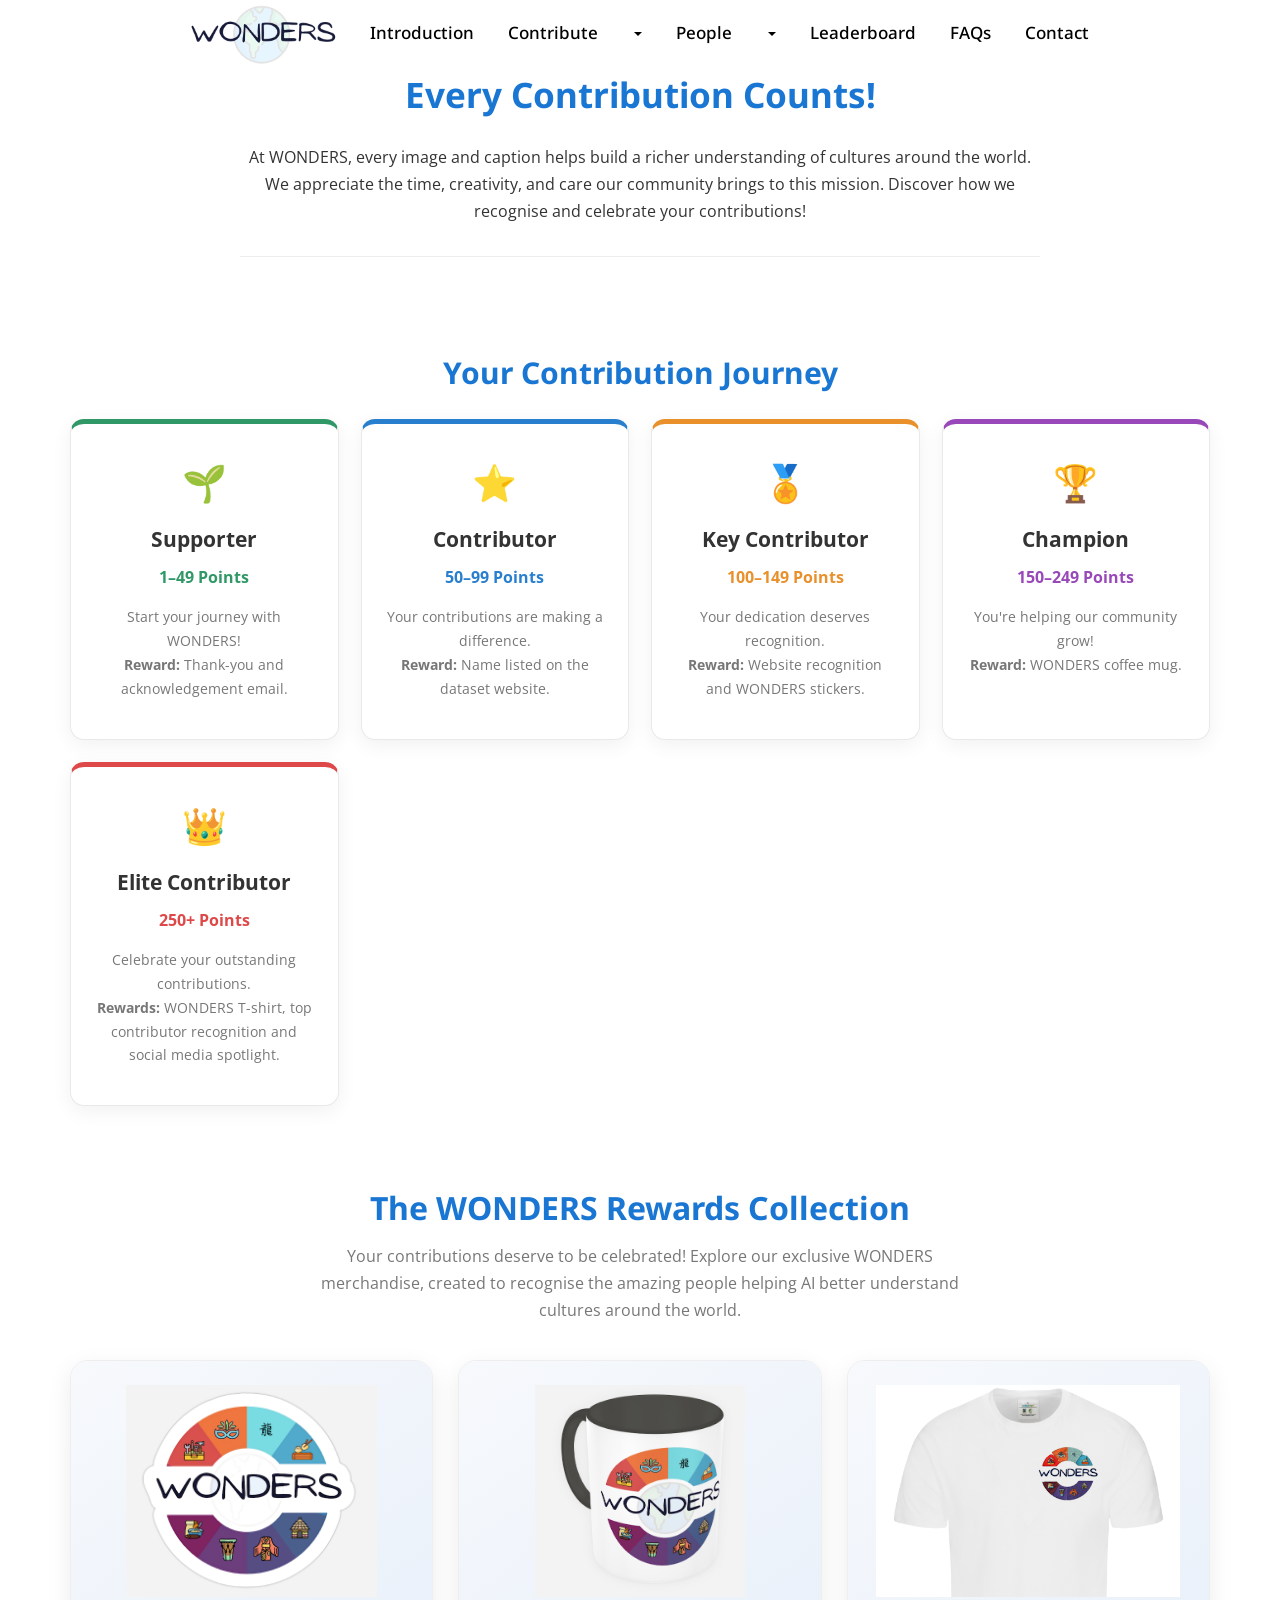
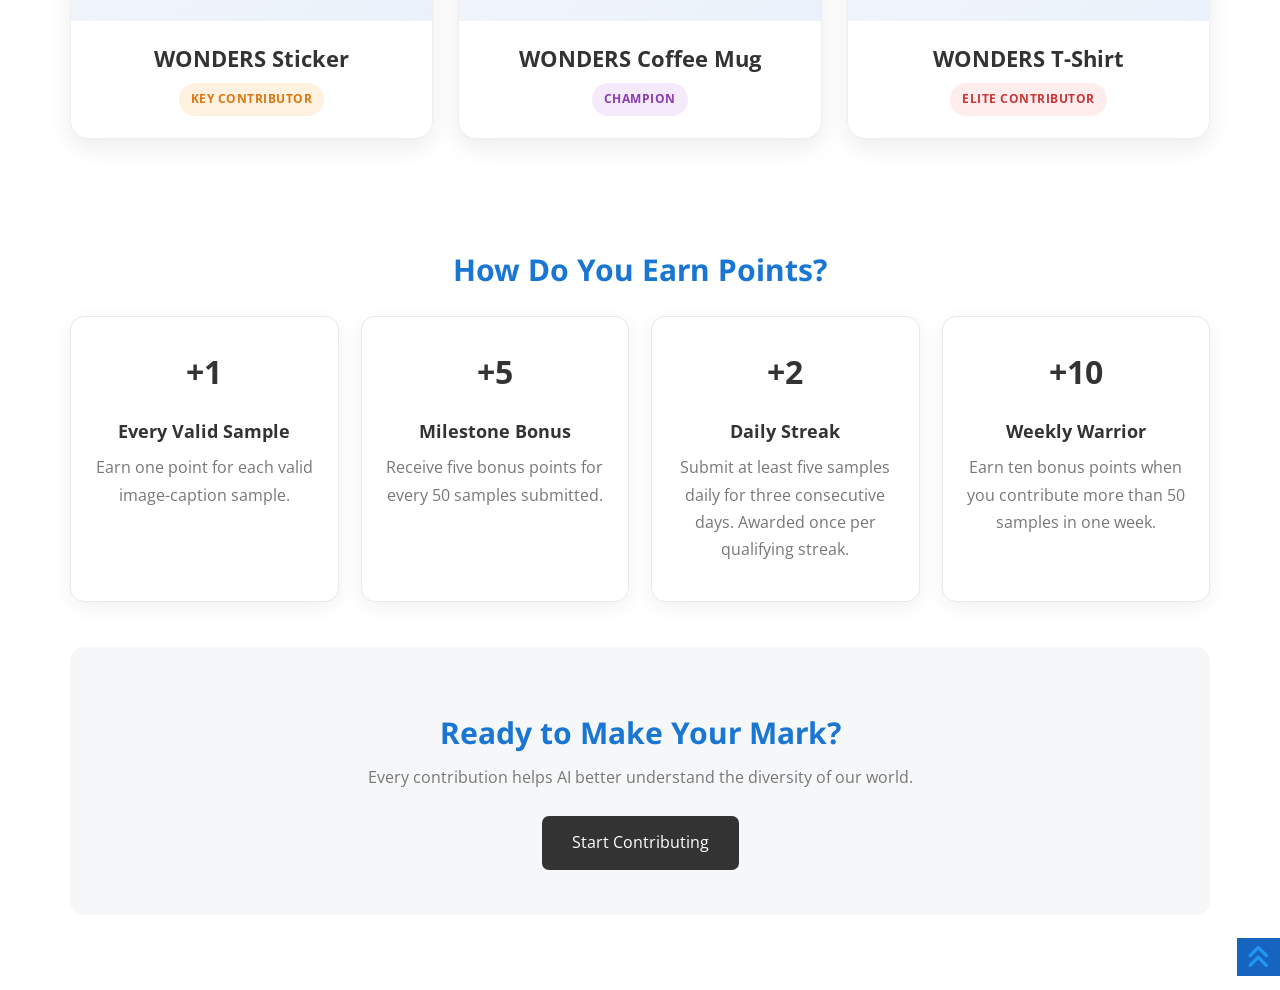
<file: contributor-benefits.html>
<!DOCTYPE html>
<html class="no-js" lang="en">


<head>

    <meta charset="UTF-8" />

    <title>Wonders Dataset</title>

    <meta name="description" content="Team Wonders Data Project">

    <meta name="author" content="Team Wonders">

    <meta name="viewport" content="width=device-width, initial-scale=1.0">
    <link rel="shortcut icon" href="img/wonders_logo_v1.png">

    <link rel="stylesheet" type="text/css" media="screen" href="css/bootstrap.css">
    <!-- <link rel="stylesheet" href="css/font-awesome.css"> -->
    <link rel="stylesheet" href="https://cdnjs.cloudflare.com/ajax/libs/font-awesome/6.5.0/css/all.min.css">
    <link rel="stylesheet" href="css/animate.css">
    <link rel="stylesheet" href="css/styles.css">

    <link href='http://fonts.googleapis.com/css?family=Droid+Sans:400,700' rel='stylesheet' type='text/css'>
    <link href='http://fonts.googleapis.com/css?family=Open+Sans:400,700' rel='stylesheet' type='text/css'>

</head>

<body>
    <!--wrapper start-->
    <div class="wrapper">

        <!--header-->
        <header id="header">

            <!-- Slideshow removed, original navigation retained -->

            <div class="menu">
                <nav class="navbar navbar-wrapper">
                    <div class="container">
                        <div class="navbar-header">
                            <button type="button" id="nav-toggle" class="navbar-toggle"
                                    data-toggle="collapse" data-target="#main-nav">
                                <span class="sr-only">Toggle navigation</span>
                                <span class="icon-bar"></span>
                                <span class="icon-bar"></span>
                                <span class="icon-bar"></span>
                            </button>
                        </div>

                        <div id="main-nav" class="collapse navbar-collapse">
                            <ul class="nav navbar-nav">
                                <img src="img/wonders_narrow_logo.png" style="max-width: 15%;"/>

                                <li><a href="#intro" class="scroll-link">Introduction</a></li>

									
									
<li class="dropdown">
    <!-- This part scrolls to Contribute section -->
    <a href="#contribute" class="scroll-link people-main-link">
        Contribute
    </a>

    <!-- This part opens the dropdown -->
    <a href="#" class="dropdown-toggle people-caret"
       data-toggle="dropdown"
       aria-haspopup="true"
       aria-expanded="false">
        <span class="caret"></span>
    </a>

    <ul class="dropdown-menu">
        <li>
            <a href="contributor-benefits.html">
                Contributor Benefits
            </a>
        </li>
        <li>
            <a href="contributors.html">
                List of Contributors
            </a>
        </li>
    </ul>
</li>

									


									<li class="dropdown">
                                    <!-- This part scrolls to People section -->
                                    <a href="#aboutUs" class="scroll-link people-main-link">People</a>
                                    <!-- This part opens dropdown -->
                                    <a href="#" class="dropdown-toggle people-caret" data-toggle="dropdown" aria-haspopup="true" aria-expanded="false">
                                    <span class="caret"></span>
                                    </a>
                                    <ul class="dropdown-menu">
                                    <li><a href="#team-leads" class="scroll-link">Team Leads</a></li>
                                    <li><a href="#tech-team" class="scroll-link">Tech Team</a></li>
                                    <li><a href="#language-leads" class="scroll-link">Language Leads</a></li>
                                    </ul>
                                    </li>
								    <li><a href="#leaderboard" class="scroll-link">Leaderboard</a></li>
									<li><a href="#faq" class="scroll-link">FAQs</a></li>
									<li><a href="#contact" class="scroll-link">Contact</a></li>
								</ul>
							</div>
						</div>
					</nav>
				</div>

		</header>






<style>
/* Contributor Benefits — scoped styling */
.wonders-benefits {
    padding: 65px 0;
}
.wonders-benefits .section-title,
.wonders-benefits .benefits-cta h2,
.wonders-benefits .benefits-notice h3 {
    color: #1976D2 !important;
}

.wonders-benefits .benefits-intro {
    max-width: 800px;
    margin: 0 auto 45px;
    text-align: center;
}

.wonders-benefits .section-title {
    text-align: center;
    margin: 50px 0 25px;
}

.wonders-benefits .reward-grid,
.wonders-benefits .points-grid {
    display: grid;
    grid-template-columns: repeat(auto-fit, minmax(220px, 1fr));
    gap: 22px;
}

.wonders-benefits .reward-card,
.wonders-benefits .points-card {
    background: #fff;
    border: 1px solid #e9e9e9;
    border-radius: 14px;
    padding: 28px 22px;
    text-align: center;
    box-shadow: 0 5px 20px rgba(0,0,0,.06);
    transition: transform .2s, box-shadow .2s;
}

.wonders-benefits .reward-card:hover {
    transform: translateY(-5px);
    box-shadow: 0 10px 28px rgba(0,0,0,.12);
}

.wonders-benefits .reward-card {
    border-top: 5px solid var(--tier-color);
}





/* WONDERS REWARDS GALLERY */

.wonders-gallery {
    padding: 60px 0;
    text-align: center;
}

.wonders-gallery h2 {
    color: #1976D2;
    font-size: 32px;
    font-weight: 700;
    margin-bottom: 12px;
}

.wonders-gallery .gallery-description {
    max-width: 650px;
    margin: 0 auto 35px;
    font-size: 16px;
    line-height: 1.7;
}

.wonders-gallery .gallery-grid {
    display: grid;
    grid-template-columns: repeat(3, minmax(0, 1fr));
    gap: 25px;
    margin-top: 35px;
}

.wonders-gallery .gallery-card {
    background: #fff;
    border-radius: 18px;
    overflow: hidden;
    border: 1px solid #eee;
    box-shadow: 0 8px 24px rgba(0,0,0,0.08);
    transition: transform 0.35s ease,
                box-shadow 0.35s ease;
}

.wonders-gallery .gallery-card:hover {
    transform: translateY(-10px);
    box-shadow: 0 18px 35px rgba(0,0,0,0.15);
}

.wonders-gallery .gallery-image {
    height: 260px;
    padding: 24px;
    background: linear-gradient(
        145deg, #f7f9fc, #eaf1fa
    );
    display: flex;
    align-items: center;
    justify-content: center;
    overflow: hidden;
}

.wonders-gallery .gallery-image img {
    width: 100%;
    height: 100%;
    object-fit: contain;
    transition: transform 0.4s ease;
}

.wonders-gallery .gallery-card:hover img {
    transform: scale(1.1) rotate(-2deg);
}

.wonders-gallery .gallery-info {
    padding: 22px 15px;
}

.wonders-gallery .gallery-info h3 {
    font-size: 22px;
    font-weight: 700;
    margin: 0 0 10px;
}

.wonders-gallery .gallery-tag {
    display: inline-block;
    padding: 6px 12px;
    border-radius: 30px;
    font-size: 12px;
    font-weight: 700;
    letter-spacing: 0.5px;
}

.wonders-gallery .sticker {
    color: #d97812;
    background: #fff1df;
}

.wonders-gallery .mug {
    color: #893bb1;
    background: #f5e9fc;
}

.wonders-gallery .shirt {
    color: #c93636;
    background: #ffeded;
}

@media (max-width: 768px) {
    .wonders-gallery .gallery-grid {
        grid-template-columns: 1fr;
        max-width: 430px;
        margin-left: auto;
        margin-right: auto;
    }

    .wonders-gallery .gallery-image {
        height: 280px;
    }
}
	

.wonders-benefits .reward-icon {
    font-size: 36px;
    margin-bottom: 12px;
}

.wonders-benefits .reward-card h3 {
    font-size: 21px;
    margin: 10px 0;
}

.wonders-benefits .point-range {
    font-weight: 700;
    color: var(--tier-color);
    margin-bottom: 14px;
}

.wonders-benefits .reward-detail {
    font-size: 14px;
    line-height: 1.7;
}

.wonders-benefits .points-value {
    font-size: 32px;
    font-weight: 700;
    color: #333;
}

.wonders-benefits .points-card h3 {
    font-size: 18px;
}

.wonders-benefits .benefits-cta {
    text-align: center;
    padding: 45px 20px;
    margin-top: 45px;
    background: #f6f7f8;
    border-radius: 14px;
}

.wonders-benefits .benefits-button {
    display: inline-block;
    padding: 13px 30px;
    margin-top: 15px;
    background: #333;
    color: white;
    border-radius: 7px;
    text-decoration: none;
}

.wonders-benefits .benefits-button:hover {
    background: #555;
    color: white;
}

@media (max-width: 600px) {
    .wonders-benefits {
        padding: 35px 0;
    }
}
</style>

<section class="service page-section wonders-benefits"
         id="contributor-benefits">

    <div class="container">

        <!-- INTRODUCTION -->
        <div class="heading benefits-intro">
            <h2>Every Contribution Counts!</h2>
            <h3>
                At WONDERS, every image and caption helps
                build a richer understanding of cultures
                around the world.

                We appreciate the time, creativity, and care
                our community brings to this mission.

                Discover how we recognise and celebrate
                your contributions!
            </h3>
        </div>

        <!-- REWARD LEVELS -->
        <h2 class="section-title">
            Your Contribution Journey
        </h2>

        <div class="reward-grid">

            <div class="reward-card"
                 style="--tier-color:#309866;">
                <div class="reward-icon">🌱</div>
                <h3>Supporter</h3>
                <div class="point-range">1–49 Points</div>
                <p class="reward-detail">
                    Start your journey with WONDERS!
                    <br><strong>Reward:</strong>
                    Thank-you and acknowledgement email.
                </p>
            </div>

            <div class="reward-card"
                 style="--tier-color:#287fce;">
                <div class="reward-icon">⭐</div>
                <h3>Contributor</h3>
                <div class="point-range">50–99 Points</div>
                <p class="reward-detail">
                    Your contributions are making a difference.
                    <br><strong>Reward:</strong>
                    Name listed on the dataset website.
                </p>
            </div>

            <div class="reward-card"
                 style="--tier-color:#e9902b;">
                <div class="reward-icon">🏅</div>
                <h3>Key Contributor</h3>
                <div class="point-range">100–149 Points</div>
                <p class="reward-detail">
                    Your dedication deserves recognition.
                    <br><strong>Reward:</strong>
                    Website recognition and WONDERS stickers.
                </p>
            </div>

            <div class="reward-card"
                 style="--tier-color:#9848b8;">
                <div class="reward-icon">🏆</div>
                <h3>Champion</h3>
                <div class="point-range">150–249 Points</div>
                <p class="reward-detail">
                    You're helping our community grow!
                    <br><strong>Reward:</strong>
                    WONDERS coffee mug.
                </p>
            </div>

            <div class="reward-card"
                 style="--tier-color:#de4848;">
                <div class="reward-icon">👑</div>
                <h3>Elite Contributor</h3>
                <div class="point-range">250+ Points</div>
                <p class="reward-detail">
                    Celebrate your outstanding contributions.
                    <br><strong>Rewards:</strong>
                    WONDERS T-shirt, top contributor
                    recognition and social media spotlight.
                </p>
            </div>

        </div>


		
<!-- WONDERS MERCHANDISE GALLERY -->

<div class="wonders-gallery">

    <h2>The WONDERS Rewards Collection</h2>

    <p class="gallery-description">
        Your contributions deserve to be celebrated!
        Explore our exclusive WONDERS merchandise,
        created to recognise the amazing people
        helping AI better understand cultures
        around the world.
    </p>

    <div class="gallery-grid">

        <!-- STICKER -->
        <div class="gallery-card">

            <div class="gallery-image">
                <img src="img/wonders-sticker.png"
                     alt="WONDERS branded sticker"
                     loading="lazy">
            </div>

            <div class="gallery-info">
                <h3>WONDERS Sticker</h3>

                <span class="gallery-tag sticker">
                    KEY CONTRIBUTOR
                </span>
            </div>

        </div>

        <!-- COFFEE MUG -->
        <div class="gallery-card">

            <div class="gallery-image">
                <img src="img/wonders-mug.png"
                     alt="WONDERS branded coffee mug"
                     loading="lazy">
            </div>

            <div class="gallery-info">
                <h3>WONDERS Coffee Mug</h3>

                <span class="gallery-tag mug">
                    CHAMPION
                </span>
            </div>

        </div>

        <!-- T-SHIRT -->
        <div class="gallery-card">

            <div class="gallery-image">
                <img src="img/wonders-tshirt.png"
                     alt="WONDERS branded T-shirt"
                     loading="lazy">
            </div>

            <div class="gallery-info">
                <h3>WONDERS T-Shirt</h3>

                <span class="gallery-tag shirt">
                    ELITE CONTRIBUTOR
                </span>
            </div>

        </div>

    </div>

</div>
<!-- END WONDERS MERCHANDISE GALLERY -->









		
        <!-- SCORING RULES -->
        <h2 class="section-title">
            How Do You Earn Points?
        </h2>

        <div class="points-grid">

            <div class="points-card">
                <div class="points-value">+1</div>
                <h3>Every Valid Sample</h3>
                <p>Earn one point for each valid
                   image-caption sample.</p>
            </div>

            <div class="points-card">
                <div class="points-value">+5</div>
                <h3>Milestone Bonus</h3>
                <p>Receive five bonus points for
                   every 50 samples submitted.</p>
            </div>

            <div class="points-card">
                <div class="points-value">+2</div>
                <h3>Daily Streak</h3>
                <p>Submit at least five samples daily
                   for three consecutive days.
                   Awarded once per qualifying streak.</p>
            </div>

            <div class="points-card">
                <div class="points-value">+10</div>
                <h3>Weekly Warrior</h3>
                <p>Earn ten bonus points when you
                   contribute more than 50 samples
                   in one week.</p>
            </div>

        </div>

        <!-- CALL TO ACTION -->
        <div class="benefits-cta">
            <h2>Ready to Make Your Mark?</h2>
            <p>
                Every contribution helps AI better
                understand the diversity of our world.
            </p>

            <a href="index.html#contribute"
               class="benefits-button">
                Start Contributing
            </a>
        </div>

    </div>
</section>







    




	
	<!--footer-->
	<section class="footer" id="footer">
		<p class="text-center">
			<a href="#header" class="gototop"><i class="fa fa-angle-double-up fa-2x"></i></a>
		</p>
	</section>

	</div><!--wrapper end-->

	<!--Javascripts-->
	<script src="js/jquery.js"></script>
	<script src="js/modernizr.js"></script>
	<script src="js/bootstrap.js"></script>
	<script src="js/jquery-scrolltofixed.js"></script>
	<script src="js/jquery.nav.js"></script>
	<script src="js/jquery.easing.1.3.js"></script>
	<script src="js/menustick.js"></script>
	<script src="js/easing.js"></script>
	<script src="js/wow.js"></script>
	<script src="js/smoothscroll.js"></script>
	<script src="js/masonry.js"></script>
	<script src="js/imgloaded.js"></script>
	<script src="js/classie.js"></script>
	<script src="js/colorfinder.js"></script>
	<script src="js/gridscroll.js"></script>
	<script src="js/contact.js"></script>
	<script src="js/custom.js"></script>

	<script type="text/javascript">
		jQuery(function ($) {
			$(document).ready(function () {
				$('.navbar-wrapper').stickUp();
			});
		});
	</script>
</body>

</html>
</file>
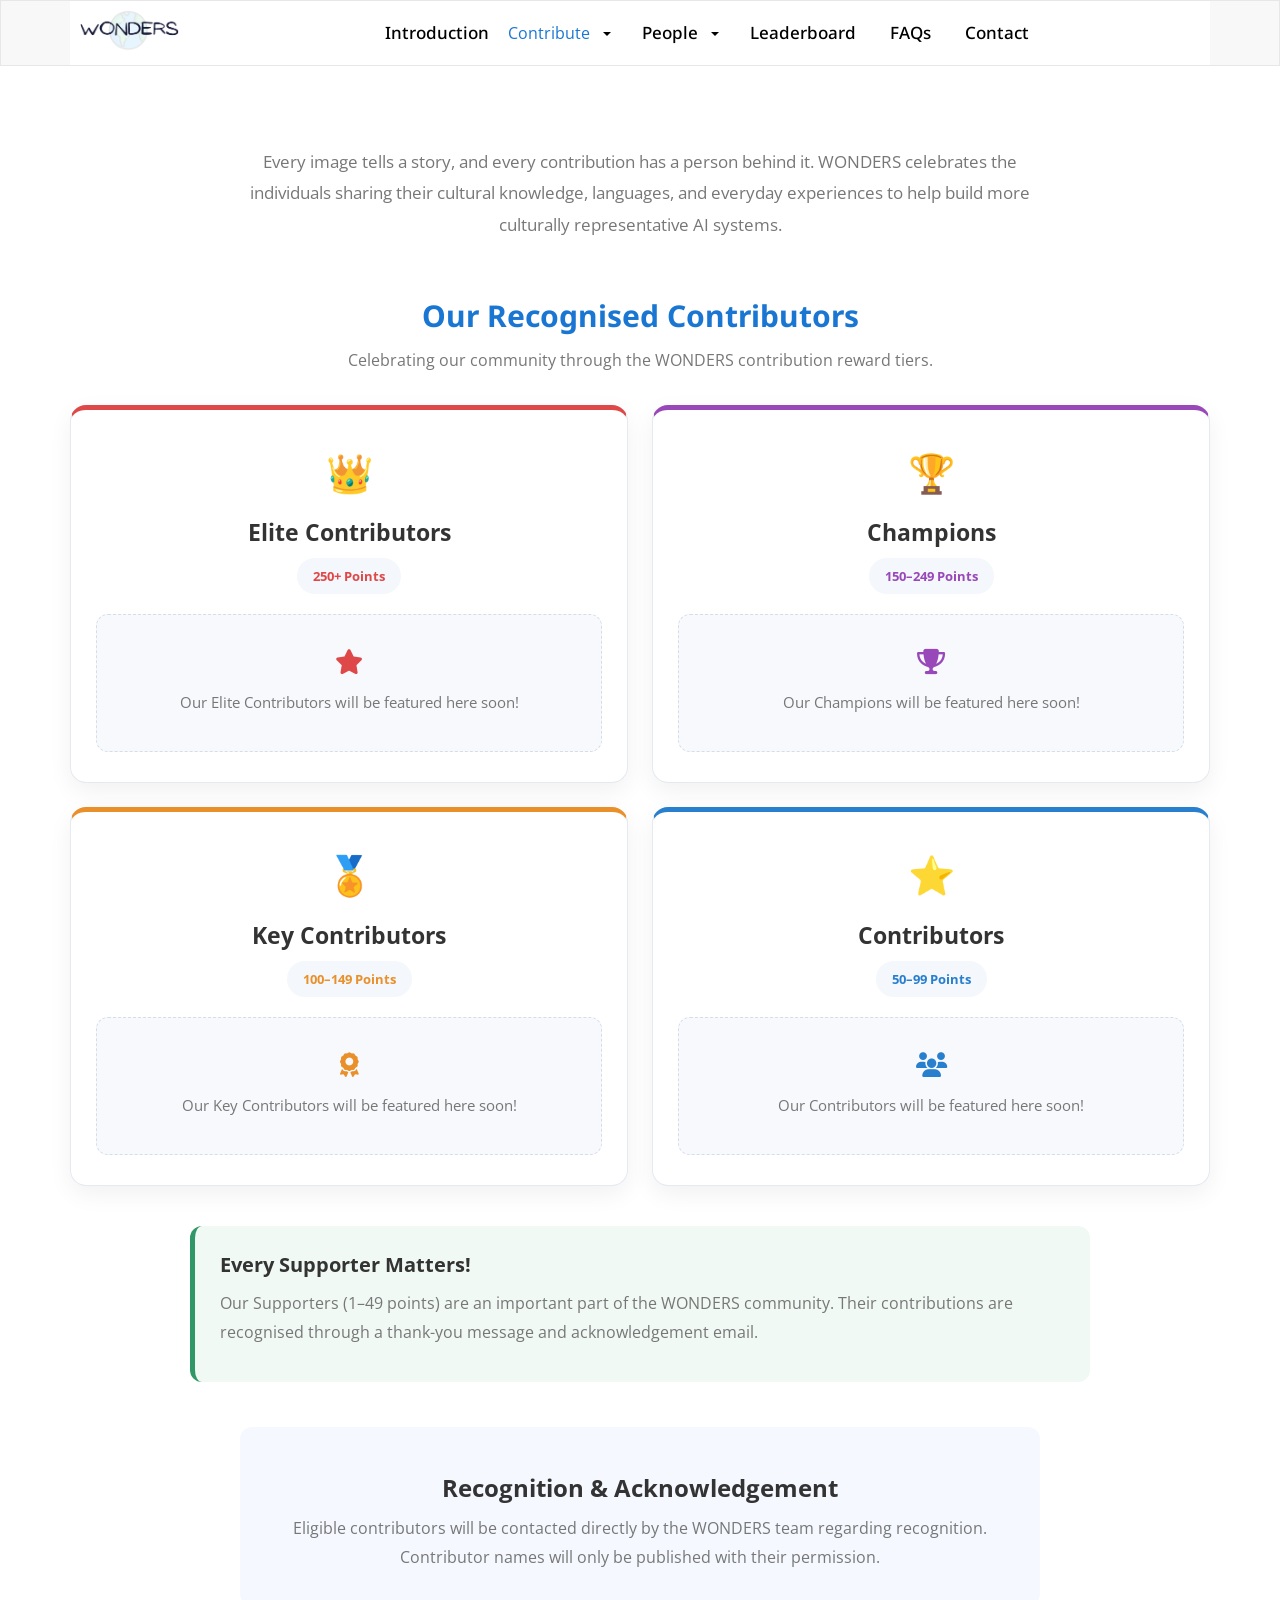
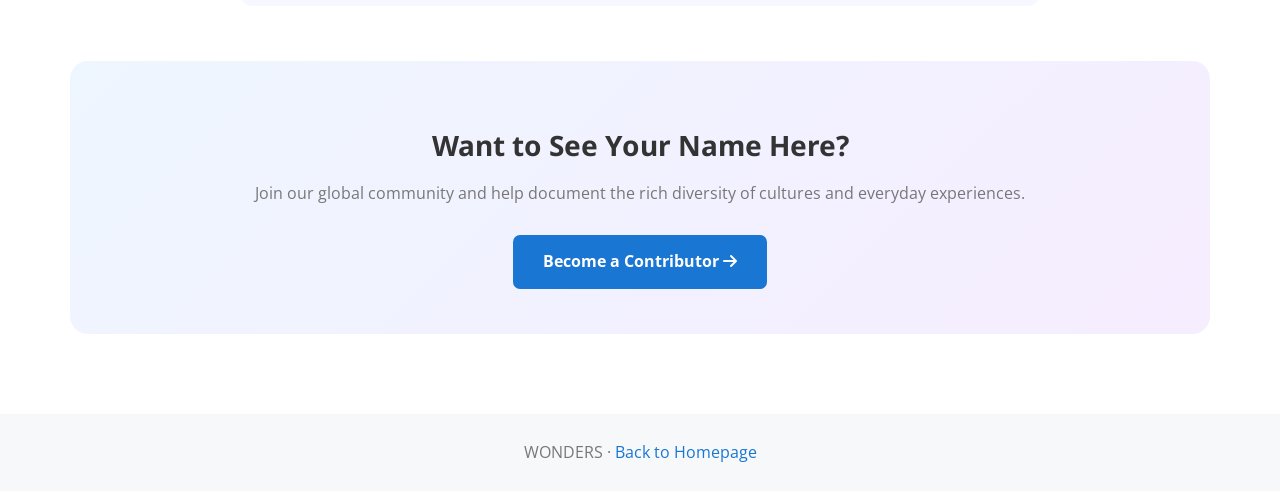
<file: contributors.html>
<!DOCTYPE html>
<html lang="en">

<head>
    <meta charset="UTF-8">
    <meta name="viewport"
          content="width=device-width, initial-scale=1.0">

    <title>Our Contributors | Wonders Dataset</title>

    <meta name="description"
          content="Recognising the people behind WONDERS.">

    <link rel="shortcut icon"
          href="img/wonders_logo_v1.png">

    <!-- ORIGINAL WONDERS STYLESHEETS -->
    <link rel="stylesheet" href="css/bootstrap.css">
    <link rel="stylesheet"
          href="https://cdnjs.cloudflare.com/ajax/libs/font-awesome/6.5.0/css/all.min.css">
    <link rel="stylesheet" href="css/animate.css">
    <link rel="stylesheet" href="css/styles.css">

    <link href="https://fonts.googleapis.com/css?family=Droid+Sans:400,700"
          rel="stylesheet">
    <link href="https://fonts.googleapis.com/css?family=Open+Sans:400,700"
          rel="stylesheet">

    
</head>

<body>
<div class="wrapper">

    <!-- HEADER AND NAVIGATION -->
    <header id="header">

        <nav class="navbar navbar-default members-navbar">
            <div class="container">

                <div class="navbar-header">

                    <button type="button"
                            class="navbar-toggle collapsed"
                            data-toggle="collapse"
                            data-target="#main-nav">
                        <span class="sr-only">Toggle navigation</span>
                        <span class="icon-bar"></span>
                        <span class="icon-bar"></span>
                        <span class="icon-bar"></span>
                    </button>

                    <a class="navbar-brand"
                       href="index.html">
                        <img src="img/wonders_narrow_logo.png"
                             alt="WONDERS">
                    </a>
                </div>

                <div id="main-nav"
                     class="collapse navbar-collapse">

                    <ul class="nav navbar-nav members-nav">

                        <li>
                            <a href="index.html#intro">
                                Introduction
                            </a>
                        </li>

                         <a href="#contribute" class="scroll-link people-main-link">
                                  Contribute
                         </a>

                        <!-- CONTRIBUTE DROPDOWN -->
                        <li class="dropdown">

                            <a href="#"
                               class="dropdown-toggle people-caret"
                               data-toggle="dropdown"
                               aria-haspopup="true"
                               aria-expanded="false"
                               aria-label="Open Contribute menu">
                                <span class="caret"></span>
                            </a>

                            <ul class="dropdown-menu">
                                <li>
                                    <a href="contributor-benefits.html">
                                        Contributor Benefits
                                    </a>
                                </li>

                                <li class="active">
                                    <a href="contributors.html"
                                       aria-current="page">
                                        List of Contributors
                                    </a>
                                </li>
                            </ul>
                        </li>

                        <!-- PEOPLE DROPDOWN -->
                        <li class="dropdown">

                            <a href="index.html#aboutUs"
                               class="people-main-link">
                                People
                            </a>

                            <a href="#"
                               class="dropdown-toggle people-caret"
                               data-toggle="dropdown"
                               aria-haspopup="true"
                               aria-expanded="false"
                               aria-label="Open People menu">
                                <span class="caret"></span>
                            </a>

                            <ul class="dropdown-menu">
                                <li>
                                    <a href="index.html#team-leads">
                                        Team Leads
                                    </a>
                                </li>

                                <li>
                                    <a href="index.html#tech-team">
                                        Tech Team
                                    </a>
                                </li>

                                <li>
                                    <a href="index.html#language-leads">
                                        Language Leads
                                    </a>
                                </li>
                            </ul>
                        </li>
                                <li><a href="#leaderboard" class="scroll-link">Leaderboard</a></li>
                        <li>
                            <a href="index.html#faq">FAQs</a>
                        </li>

                        <li>
                            <a href="index.html#contact">Contact</a>
                        </li>

                    </ul>
                </div>
            </div>
        </nav>

    </header>

    <!-- CONTRIBUTORS PAGE -->
    <main class="service page-section members-page"
          id="contributors">

        <div class="container">

            <div class="members-intro">

                <p>
                    Every image tells a story,
                    and every contribution has
                    a person behind it.

                    WONDERS celebrates the individuals
                    sharing their cultural knowledge,
                    languages, and everyday experiences
                    to help build more culturally
                    representative AI systems.
                </p>

            </div>

            <div class="members-section-title">
                <h2>Our Recognised Contributors</h2>
                <p>
                    Celebrating our community through
                    the WONDERS contribution reward tiers.
                </p>
            </div>

            <!-- RECOGNITION CATEGORIES -->
            <div class="recognition-grid">

                <!-- ELITE CONTRIBUTORS -->
                <div class="recognition-card"
                     style="--tier-color:#de4848;">

                    <div class="tier-icon">👑</div>

                    <h3>Elite Contributors</h3>

                    <span class="tier-points">
                        250+ Points
                    </span>

                    <div class="names-placeholder">
                        <i class="fa-solid fa-star"></i>
                        Our Elite Contributors
                        will be featured here soon!
                    </div>

                </div>

                <!-- CHAMPIONS -->
                <div class="recognition-card"
                     style="--tier-color:#9848b8;">

                    <div class="tier-icon">🏆</div>

                    <h3>Champions</h3>

                    <span class="tier-points">
                        150–249 Points
                    </span>

                    <div class="names-placeholder">
                        <i class="fa-solid fa-trophy"></i>
                        Our Champions
                        will be featured here soon!
                    </div>

                </div>

                <!-- KEY CONTRIBUTORS -->
                <div class="recognition-card"
                     style="--tier-color:#e9902b;">

                    <div class="tier-icon">🏅</div>

                    <h3>Key Contributors</h3>

                    <span class="tier-points">
                        100–149 Points
                    </span>

                    <div class="names-placeholder">
                        <i class="fa-solid fa-award"></i>
                        Our Key Contributors
                        will be featured here soon!
                    </div>

                </div>

                <!-- CONTRIBUTORS -->
                <div class="recognition-card"
                     style="--tier-color:#287fce;">

                    <div class="tier-icon">⭐</div>

                    <h3>Contributors</h3>

                    <span class="tier-points">
                        50–99 Points
                    </span>

                    <div class="names-placeholder">
                        <i class="fa-solid fa-users"></i>
                        Our Contributors
                        will be featured here soon!
                    </div>

                </div>

            </div>

            <!-- SUPPORTER ACKNOWLEDGEMENT -->
            <div class="supporters-note">

                <h3> Every Supporter Matters!</h3>

                <p>
                    Our Supporters (1–49 points)
                    are an important part of the
                    WONDERS community.

                    Their contributions are recognised
                    through a thank-you message and
                    acknowledgement email.
                </p>

            </div>

            <!-- PRIVACY NOTE -->
            <div class="privacy-note">

                <h3>Recognition & Acknowledgement</h3>

                <p>
                    Eligible contributors will be
                    contacted directly by the
                    WONDERS team regarding recognition.

                    Contributor names will only be
                    published with their permission.
                </p>

            </div>

            <!-- CALL TO ACTION -->
            <div class="members-cta">

                <h2>Want to See Your Name Here?</h2>

                <p>
                    Join our global community and help
                    document the rich diversity of cultures
                    and everyday experiences.
                </p>

                <a href="index.html#contribute"
                   class="members-button">

                    Become a Contributor
                    <i class="fa-solid fa-arrow-right"></i>

                </a>

            </div>

        </div>
    </main>

    <!-- FOOTER -->
    <footer class="members-footer">
        WONDERS &middot;
        <a href="index.html">Back to Homepage</a>
    </footer>

</div>

<!-- EXISTING JAVASCRIPT -->
<script src="js/jquery.js"></script>
<script src="js/bootstrap.js"></script>

</body>
</html>
</file>
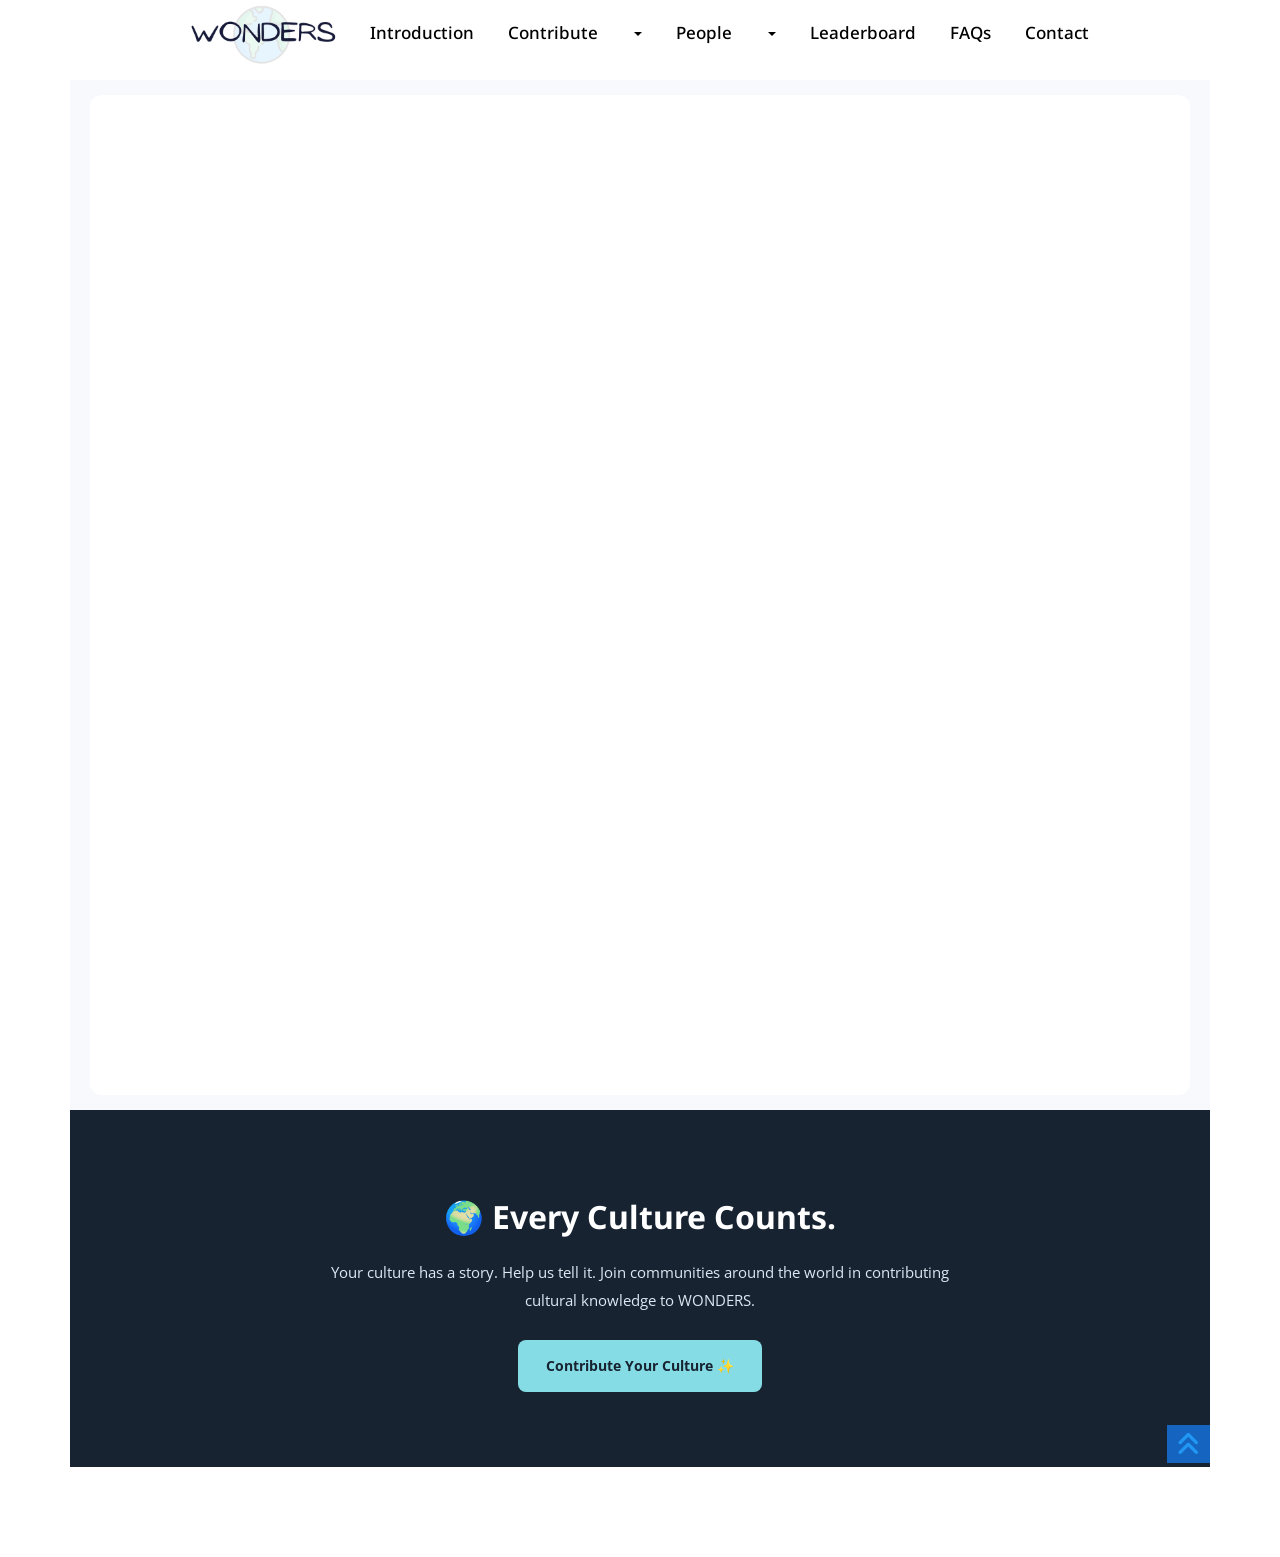
<file: leaderboard.html>
<!DOCTYPE html>
<html class="no-js" lang="en">


<head>

    <meta charset="UTF-8" />

    <title>Wonders Dataset</title>

    <meta name="description" content="Team Wonders Data Project">

    <meta name="author" content="Team Wonders">

    <meta name="viewport" content="width=device-width, initial-scale=1.0">
    <link rel="shortcut icon" href="img/wonders_logo_v1.png">

    <link rel="stylesheet" type="text/css" media="screen" href="css/bootstrap.css">
    <!-- <link rel="stylesheet" href="css/font-awesome.css"> -->
    <link rel="stylesheet" href="https://cdnjs.cloudflare.com/ajax/libs/font-awesome/6.5.0/css/all.min.css">
    <link rel="stylesheet" href="css/animate.css">
    <link rel="stylesheet" href="css/styles.css">

    <link href='http://fonts.googleapis.com/css?family=Droid+Sans:400,700' rel='stylesheet' type='text/css'>
    <link href='http://fonts.googleapis.com/css?family=Open+Sans:400,700' rel='stylesheet' type='text/css'>

</head>

<body>
    <!--wrapper start-->
    <div class="wrapper">

        <!--header-->
        <header id="header">

            <!-- Slideshow removed, original navigation retained -->

            <div class="menu">
                <nav class="navbar navbar-wrapper">
                    <div class="container">
                        <div class="navbar-header">
                            <button type="button" id="nav-toggle" class="navbar-toggle"
                                    data-toggle="collapse" data-target="#main-nav">
                                <span class="sr-only">Toggle navigation</span>
                                <span class="icon-bar"></span>
                                <span class="icon-bar"></span>
                                <span class="icon-bar"></span>
                            </button>
                        </div>

                        <div id="main-nav" class="collapse navbar-collapse">
                            <ul class="nav navbar-nav">
                                <img src="img/wonders_narrow_logo.png" style="max-width: 15%;"/>

                                <li><a href="#intro" class="scroll-link">Introduction</a></li>

									
									
<li class="dropdown">
    <!-- This part scrolls to Contribute section -->
    <a href="#contribute" class="scroll-link people-main-link">
        Contribute
    </a>

    <!-- This part opens the dropdown -->
    <a href="#" class="dropdown-toggle people-caret"
       data-toggle="dropdown"
       aria-haspopup="true"
       aria-expanded="false">
        <span class="caret"></span>
    </a>

    <ul class="dropdown-menu">
        <li>
            <a href="contributor-benefits.html">
                Contributor Benefits
            </a>
        </li>
        <li>
            <a href="contributors.html">
                List of Contributors
            </a>
        </li>
    </ul>
</li>

									


									<li class="dropdown">
                                    <!-- This part scrolls to People section -->
                                    <a href="#aboutUs" class="scroll-link people-main-link">People</a>
                                    <!-- This part opens dropdown -->
                                    <a href="#" class="dropdown-toggle people-caret" data-toggle="dropdown" aria-haspopup="true" aria-expanded="false">
                                    <span class="caret"></span>
                                    </a>
                                    <ul class="dropdown-menu">
                                    <li><a href="#team-leads" class="scroll-link">Team Leads</a></li>
                                    <li><a href="#tech-team" class="scroll-link">Tech Team</a></li>
                                    <li><a href="#language-leads" class="scroll-link">Language Leads</a></li>
                                    </ul>
                                    </li>
								    <li><a href="#leaderboard.html">Leaderboard</a></li>
									<li><a href="#faq" class="scroll-link">FAQs</a></li>
									<li><a href="#contact" class="scroll-link">Contact</a></li>
								</ul>
							</div>
						</div>
					</nav>
				</div>

		</header>


<section class="service page-section wonders-benefits"
         id="contributor-benefits">

    <div class="container">


<!-- WONDERS LEADERBOARD PAGE -->

<section class="wonders-dashboard-page">

    <!-- FULL INTERACTIVE DASHBOARD -->
    <div class="wonders-dashboard-container">

        <iframe
            src="https://cultural-captions-wonders-progress-dashboard.hf.space/?embed=true"
            title="WONDERS Progress Dashboard"
            loading="lazy"
            allowfullscreen>
        </iframe>

    </div>

    <!-- CONTRIBUTION INVITATION -->
    <div class="wonders-dashboard-contribute">

        <h2>🌍 Every Culture Counts.</h2>

        <p>
            Your culture has a story. Help us tell it.
            Join communities around the world in
            contributing cultural knowledge to WONDERS.
        </p>

        <a href="index.html#contribute"
           class="wonders-dashboard-btn">
            Contribute Your Culture ✨
        </a>

    </div>

</section>

<!-- KEEP YOUR EXISTING FOOTER BELOW -->


	
	<!--footer-->
	<section class="footer" id="footer">
		<p class="text-center">
			<a href="#header" class="gototop"><i class="fa fa-angle-double-up fa-2x"></i></a>
		</p>
	</section>

	</div><!--wrapper end-->

	<!--Javascripts-->
	<script src="js/jquery.js"></script>
	<script src="js/modernizr.js"></script>
	<script src="js/bootstrap.js"></script>
	<script src="js/jquery-scrolltofixed.js"></script>
	<script src="js/jquery.nav.js"></script>
	<script src="js/jquery.easing.1.3.js"></script>
	<script src="js/menustick.js"></script>
	<script src="js/easing.js"></script>
	<script src="js/wow.js"></script>
	<script src="js/smoothscroll.js"></script>
	<script src="js/masonry.js"></script>
	<script src="js/imgloaded.js"></script>
	<script src="js/classie.js"></script>
	<script src="js/colorfinder.js"></script>
	<script src="js/gridscroll.js"></script>
	<script src="js/contact.js"></script>
	<script src="js/custom.js"></script>

	<script type="text/javascript">
		jQuery(function ($) {
			$(document).ready(function () {
				$('.navbar-wrapper').stickUp();
			});
		});
	</script>
</body>

</html>
</file>
<file: css/styles.css>
/*------General----------*/
body {
  font-family: 'Open Sans', sans-serif;
  font-size: 16px;
  line-height: 1.7;
  color: #777;
  font-weight: 400;
  overflow-x: hidden;
}

h1,h2,h3,h4,h5,h6 {
  color: #333;
  line-height: 1.4;
  font-weight: 700;
  font-family: 'Droid Sans', sans-serif;
}

h3 {
  font-family: 'Open Sans', sans-serif;
}

.w960 {
  max-width: 960px;
  margin: 0px auto;
}

a, a:visited {
  color: #1976D2;
}
a:hover, a:focus {
  color: #2196F3;
}

img {
  max-width: 100%;
}
 

/********************************/
/*       Fade Bs-carousel       */
/********************************/
.fade-carousel {
  position: relative;
  height: 500px;
  bottom: 65px;
}

.fade-carousel .carousel-inner .item {
  height: 500px;
}

.fade-carousel .carousel-indicators > li {
  margin: 0 2px;
  background-color: #1976D2;
  border-color: #1976D2;
  opacity: .7;
  border-radius: 0;
  width: 20px;
  height: 8px;
}

.fade-carousel .carousel-indicators > li.active {
  width: 10px;
  height: 10px;
  opacity: 1;
  background-color: #2196F3;
}

/********************************/
/*          Hero Headers        */
/********************************/
.hero {
  position: absolute;
  top: 50%;
  left: 0;
  width: 40%;
  z-index: 3;
  color: #fff;
  text-align: left;
  text-transform: uppercase;
  text-shadow: 1px 1px 0 rgba(0,0,0,.75);
  transform: translateY(-50%);
  padding-left: 40px;
}

.hero h1 {
  margin: 0;
  padding: 0;
  color: #fff;
  font-size: 50px;
  font-weight: normal;
}

.hero h3 {
  color: #fff;
  font-weight: 26px;
  font-weight: normal;
}

.fade-carousel .carousel-inner .item .hero {
  opacity: 0;
  -webkit-transition: 2s all ease-in-out .1s;
  -moz-transition: 2s all ease-in-out .1s;
  -ms-transition: 2s all ease-in-out .1s;
  -o-transition: 2s all ease-in-out .1s;
  transition: 2s all ease-in-out .1s;
}

.fade-carousel .carousel-inner .item.active .hero {
  opacity: 1;
  -webkit-transition: 2s all ease-in-out .1s;
  -moz-transition: 2s all ease-in-out .1s;
  -ms-transition: 2s all ease-in-out .1s;
  -o-transition: 2s all ease-in-out .1s;
  transition: 2s all ease-in-out .1s;
}

.btn.btn-hero, .btn.btn-hero:hover, .btn.btn-hero:focus {
  color: #f5f5f5;
  background-color: #1565C0;
  border-color: #1565C0;
  outline: none;
  padding: 12px 32px;
  margin: 20px auto;
  border-radius: 0px;
  border-bottom: 4px solid #2196F3;
}

.hero-button {
    position: absolute;
    bottom: 50px;
    right: 50px;
    z-index: 1000;
    text-align: center;
}

.hero-button .btn-hero {
    background-color: #000;
    color: #fff;
    border: 1px solid #fff;
    padding: 15px 30px;
    font-size: 18px;
    font-weight: bold;
    text-transform: uppercase;
    transition: all 0.3s ease;
}

.hero-button .btn-hero:hover {
    background-color: #2196F3;
    color: #fff;
    border-color: #2196F3;
}

@media screen and (max-width: 768px) {
  .hero-button {
    bottom: 20px;
    right: 0;
    left: 0;
    text-align: center;
  }

  .hero-button .btn-hero {
    padding: 12px 24px;
    font-size: 16px;
  }
}

.hero-slide-image {
    width: 100%;
    height: 380px;
    object-fit: cover;
    object-position: center;
    display: block;
}


@media (max-width: 768px) {
    .hero-slide-image {
        height: 260px;
    }
}

@media (max-width: 480px) {
    .hero-slide-image {
        height: 220px;
    }
}

/********************************/
/*            Overlay           */
/********************************/
.overlay {
  position: absolute;
  width: 40%;
  height: 100%;
  z-index: 2;
  background-color: #080d15;
  opacity: .7;
}
 

/********************************/
/*       Slides backgrounds     */
/********************************/
.fade-carousel .slides .slide-1, 
.fade-carousel .slides .slide-2,
.fade-carousel .slides .slide-3 {
  height: 500px;
  background-size: cover;
  background-position: center center;
  background-repeat: no-repeat;
}

.fade-carousel .slides .slide-1 {
  background-image: url('../img/slide1.jpg');
}

.fade-carousel .slides .slide-2 {
  background-image: url('../img/slide2.jpg');
}

.fade-carousel .slides .slide-3 {
  background-image: url('../img/slide3.jpg');
}

/* Slide images media sizes - responsiveness */

@media screen and (max-width: 768px) {
  .fade-carousel,
  .fade-carousel .carousel-inner .item,
  .fade-carousel .slides .slide-1, 
  .fade-carousel .slides .slide-2,
  .fade-carousel .slides .slide-3 {
    height: 260px;
  }
}

@media screen and (max-width: 480px) {
  .fade-carousel .slides .slide-1, 
  .fade-carousel .slides .slide-2,
  .fade-carousel .slides .slide-3 {
    height: 220px;
  }
}




/* carousel */
#quote-carousel {
  padding: 0 10px 30px 10px;
  margin-top: 30px;
}

/* Control buttons  */
#quote-carousel .carousel-control {
  background: none;
  color: #222;
  font-size: 2.3em;
  text-shadow: none;
  margin-top: 30px;
}
/* Previous button  */
#quote-carousel .carousel-control.left {
  left: -12px;
}
/* Next button  */
#quote-carousel .carousel-control.right {
  right: -12px !important;
}
/* Changes the position of the indicators */
#quote-carousel .carousel-indicators {
  right: 50%;
  top: auto;
  bottom: 0px;
  margin-right: -19px;
}
/* Changes the color of the indicators */
#quote-carousel .carousel-indicators li {
  background: #FFFFFF;
}

#quote-carousel .carousel-indicators .active {
  background: #2196F3;
}

#quote-carousel img {
  width: 250px;
  height: 100px;
  border-radius: 0px;
  border: 4px solid rgba(237, 202, 24, 0.18);
}
/* End carousel */

.item blockquote {
  border-left: none;
  margin: 0;
}

.item blockquote img {
  margin-bottom: 10px;
}

.item blockquote p:before {
  content: "\f10d";
  font-family: 'Fontawesome';
  float: left;
  margin-right: 10px;
}

.box-area {
  padding: 30px;
  margin-bottom: 30px;
  background: #F0F0F0;
  border-bottom: 10px solid #E2E2E2;
  border-radius: 0 0 15px 15px;
  border-top: 1px solid #1976D2;
}

.box-area-icon i {
  font-size: 40px;
  color: #1976D2;
}

.news-events-box {
  padding: 20px;
  margin: 0 0 15px 0;
  position: relative;
  background: #EDEDED;
}

.news-events-box h2 {
  font-size: 30px;
  color: #333333;
  padding: 0 0 15px 0;
  margin: 0;
}

.news-events-box h3 {
  font-size: 14px;
  font-weight: normal;
  color: #333;
  padding: 0 0 15px 0;
  margin: 0;
}
/*-------Menu----------*/
.isFixed {
  left: 0px;
  width: 100%;
  background: #FFF;
}

.menu {
  margin-top: 0px;
  position: absolute;
  z-index: 999;
	 /* margin-top:20px; */
  left: 0px;
  right: 0px;
  background: #FFF;
}

/* .navArea { */
	/*float:right;*/;
/* } */

.navwrapper .container {
  padding: 0;
  width: auto;
}

.nav>li>a {
  display: inline-block;
  color: #000 !important;
}

.navbar-nav>li {
  float: none;
  display: inline-block;
  padding: 0;
}

.navbar-nav {
  margin: 0 auto;
  text-align: center;
  float: none;
}

.navbar-toggle {
  margin-top: 14px;
}

.navbar-toggle .icon-bar {
  background: #fff;
}

.nav>li>a:hover, .nav>li>a:focus {
  color: #2196F3 !important;
}

.nav>li>a {
  display: inline-block;
  padding: 22px 15px;
  font-size: 17px;
  font-weight: 500;
  font-family: 'Droid Sans', sans-serif;
} 
.navbar-wrapper {
  margin-top: 0px;
  height: 65px;
  position: relative;
  z-index: 15;
  background: #000;
}

.navbar-wrapper .container {
  padding: 0px;
}

.navbar-collapse {
  padding: 0;
}

.navbar-collapse.in {
  max-height: 100%;
}

.navbar.navbar-inverse.navbar-static-top {
  margin: 0px auto;
  background: #000;
  color: #c3c8d6;
  border: none;
  font-family: 'Open Sans',sans-serif;
  font-size: 14px;
  font-weight: 600;
  text-transform: uppercase;
}

.navbar.navbar-inverse.navbar-static-top a {
  color: #fff;
  padding: 31px 16px;
  line-height: 18px;
  text-align: center;
}

.navbar.navbar-inverse.navbar-static-top a:hover {
  background: none;
  color: #fff;
}

.navbar-inverse .navbar-nav>.active>a,.navbar-inverse .navbar-nav>.active>a:focus {
  background: none;
  color: #fff !important;
}

.navbar-inverse .navbar-nav>.active>a:hover {
  color: #fff;
}

#main-nav ul.nav>li.active>a {
  color: #fff !important;
  background-color: #1976D2;
}

.hideClass {
  display: none;
}

.isFixed .navbar-inverse .navbar-nav>.active>a,.isFixed .navbar-inverse .navbar-nav>.active>a:focus {
  background: #1976D2;
  color: #fff;
}

.isFixed .navbar.navbar-inverse.navbar-static-top a:hover {
  background: #1976D2;
  color: #fff;
}

.isFixed .navbar.navbar-inverse.navbar-static-top a {
  color: #fff;
}



/* =========================================
   WONDERS LEADERBOARD DASHBOARD PAGE
   ========================================= */

.wonders-dashboard-page {
    background: #f7f9fc;
    font-family: 'Open Sans', sans-serif;
}

/* Dashboard immediately below navigation */

.wonders-dashboard-container {
    width: 100%;
    max-width: 1500px;
    margin: 0 auto;
    padding: 15px 20px;
}

/* Embedded Hugging Face dashboard */

.wonders-dashboard-container iframe {
    display: block;
    width: 100%;
    height: 1000px;
    border: none;
    border-radius: 12px;
    background: #ffffff;
}

/* Contribution section */

.wonders-dashboard-contribute {
    text-align: center;
    padding: 65px 20px 75px;
    background: #172331;
    color: white;
}

.wonders-dashboard-contribute h2 {
    font-size: 32px;
    color: #ffffff;
    margin-bottom: 18px;
}

.wonders-dashboard-contribute p {
    max-width: 650px;
    margin: 0 auto;
    color: #dce8f2;
    font-size: 15px;
    line-height: 1.9;
}

/* Contribute button */

.wonders-dashboard-btn {
    display: inline-block;
    margin-top: 25px;
    padding: 14px 28px;
    border-radius: 8px;

    background: #85dce5;
    color: #172331 !important;

    font-size: 14px;
    font-weight: 700;
    text-decoration: none !important;

    transition: transform 0.25s ease,
                box-shadow 0.25s ease;
}

.wonders-dashboard-btn:hover {
    transform: translateY(-3px);
    box-shadow: 0 8px 24px rgba(133,220,229,0.45);
}

/* Mobile responsiveness */

@media (max-width: 767px) {
    .wonders-dashboard-container {
        padding: 10px;
    }

    .wonders-dashboard-container iframe {
        height: 1100px;
        border-radius: 8px;
    }

    .wonders-dashboard-contribute {
        padding: 45px 20px;
    }

    .wonders-dashboard-contribute h2 {
        font-size: 26px;
    }
}

@media (prefers-reduced-motion: reduce) {
    .wonders-dashboard-btn {
        transition: none;
    }
}











/* =======================================
   WONDERS FLOATING LEADERBOARD
   ======================================= */

#bs-carousel {
    position: relative;
}

/* Glass panel */

.wonders-floating-leaderboard {
    position: absolute;
    top: 50%;
    right: 5%;
    transform: translateY(-50%);

    width: 330px;
    max-width: 90%;
    padding: 22px 18px;

    background: rgba(16, 22, 35, 0.58);

    backdrop-filter: blur(8px);
    -webkit-backdrop-filter: blur(8px);

    border: 1px solid rgba(255,255,255,0.28);
    border-radius: 16px;

    box-shadow: 0 15px 40px rgba(0,0,0,0.18);

    color: white;
    z-index: 5;

    font-family: 'Open Sans', sans-serif;
}

/* Header */

.wonders-floating-leaderboard
.mini-leaderboard-header {
    display: flex;
    justify-content: space-between;
    align-items: center;

    font-size: 10px;
    letter-spacing: 1px;
    color: #e2eaf3;
}

.wonders-floating-leaderboard
.leaderboard-status {
    color: #92e4d4;
    letter-spacing: 0;
}

.wonders-floating-leaderboard h2 {
    color: #fff;
    font-size: 27px;
    margin: 12px 0 22px;
}

/* Four compact columns */

.wonders-floating-leaderboard
.mini-leaderboard-columns,
.wonders-floating-leaderboard
.mini-leaderboard-row {
    display: grid;

    grid-template-columns: 35px 95px 65px 45px;

    gap: 8px;
    align-items: center;
    justify-content: center;
}

.wonders-floating-leaderboard
.mini-leaderboard-columns {
    font-size: 10px;
    color: #ccd8e4;

    padding-bottom: 12px;
    border-bottom: 1px solid rgba(255,255,255,0.2);
}

.wonders-floating-leaderboard
.mini-leaderboard-row {
    padding: 12px 0;
    font-size: 12px;
    color: white;

    border-bottom: 1px solid rgba(255,255,255,0.13);
}

.wonders-floating-leaderboard
.mini-leaderboard-row strong {
    color: white;
    font-weight: 700;
}

/* Numeric column alignment */

.wonders-floating-leaderboard
.mini-leaderboard-columns span:nth-child(3),
.wonders-floating-leaderboard
.mini-leaderboard-columns span:nth-child(4),
.wonders-floating-leaderboard
.mini-leaderboard-row span:nth-child(3),
.wonders-floating-leaderboard
.mini-leaderboard-row strong {
    text-align: right;
}

/* Scrollable area */

.wonders-floating-leaderboard
.mini-leaderboard-scroll {
    max-height: 245px;
    overflow-y: auto;
    overflow-x: hidden;

    overscroll-behavior: contain;
    scrollbar-width: thin;
    scrollbar-color: #8296aa transparent;
}

.wonders-floating-leaderboard
.mini-leaderboard-scroll::-webkit-scrollbar {
    width: 5px;
}

.wonders-floating-leaderboard
.mini-leaderboard-scroll::-webkit-scrollbar-thumb {
    background: #8296aa;
    border-radius: 10px;
}

/* Buttons */

.wonders-floating-leaderboard
.mini-leaderboard-actions {
    display: flex;
    gap: 10px;
    margin-top: 22px;
}

.wonders-floating-leaderboard
.mini-leaderboard-actions a {
    flex: 1;
    display: block;

    padding: 11px 8px;
    text-align: center;
    text-decoration: none;

    border-radius: 7px;
    background: #ee895d;
    color: #172331;

    font-size: 12px;
    font-weight: 700;
}

.wonders-floating-leaderboard
.mini-leaderboard-actions a:last-child {
    background: #85dce5;
}

.wonders-floating-leaderboard
.mini-leaderboard-actions a:hover {
    opacity: 0.88;
}


/* ======================================
   WONDERS LEADERBOARD INTERACTIONS
   ====================================== */

/* Keep leaderboard stationary */
.wonders-floating-leaderboard {
    animation: none;
    transition: box-shadow 0.3s ease;
}

/* Subtle glow when hovering over leaderboard */
.wonders-floating-leaderboard:hover {
    box-shadow:
        0 15px 40px rgba(0,0,0,0.25),
        0 0 18px rgba(133,220,229,0.25);
}

/* Highlight individual ranking rows */
.wonders-floating-leaderboard .mini-leaderboard-row {
    transition: background-color 0.25s ease;
}

.wonders-floating-leaderboard .mini-leaderboard-row:hover {
    background: rgba(255,255,255,0.12);
    border-radius: 6px;
}

/* Full Leaderboard button hover */
.wonders-floating-leaderboard
.mini-leaderboard-actions a:first-child {
    transition: transform 0.25s ease,
                box-shadow 0.25s ease;
}

.wonders-floating-leaderboard
.mini-leaderboard-actions a:first-child:hover {
    transform: translateY(-2px);
    box-shadow: 0 8px 18px rgba(0,0,0,0.2);
}


/* ======================================
   WONDERS CONTRIBUTE BUTTON ANIMATION
   ====================================== */


/* ==========================================
   WONDERS — CONTRIBUTE BUTTON ANIMATION
   ========================================== */

/* Allow the button to grow and glow */
.wonders-floating-leaderboard .mini-leaderboard-actions {
    overflow: visible;
}

/* Animated Contribute Now button */
.wonders-floating-leaderboard
.mini-leaderboard-actions a:last-child {
    position: relative;
    transform-origin: center;
    animation: wondersButtonPulse 1.6s ease-in-out infinite;
    transition: box-shadow 0.2s ease;
}

/* Quick double-pulse animation */
@keyframes wondersButtonPulse {
    0%, 100% {
        transform: scale(1);
        box-shadow: 0 0 0 rgba(133,220,229,0);
    }

    15% {
        transform: scale(1.08);
        box-shadow: 0 0 22px rgba(133,220,229,0.85);
    }

    30% {
        transform: scale(1);
        box-shadow: 0 0 0 rgba(133,220,229,0);
    }

    45% {
        transform: scale(1.06);
        box-shadow: 0 0 18px rgba(133,220,229,0.65);
    }

    60%, 100% {
        transform: scale(1);
        box-shadow: 0 0 0 rgba(133,220,229,0);
    }
}

/* Pause animation and enlarge on hover */
.wonders-floating-leaderboard
.mini-leaderboard-actions a:last-child:hover {
    animation-play-state: paused;
    transform: scale(1.08);
    box-shadow: 0 0 26px rgba(133,220,229,0.9);
}

/* Accessibility: respect reduced motion */
@media (prefers-reduced-motion: reduce) {
    .wonders-floating-leaderboard
    .mini-leaderboard-actions a:last-child {
        animation: none !important;
        transform: none;
        transition: none;
    }
}






/* Responsive layout */

@media (max-width: 767px) {
    .wonders-floating-leaderboard {
        position: relative;
        top: auto;
        right: auto;
        transform: none;

        width: 330px;
        max-width: calc(100% - 30px);
        margin: 20px auto;
        padding: 20px 12px;

        background: rgba(16,22,35,0.92);
    }
}

@media (max-width: 340px) {
    .wonders-floating-leaderboard
    .mini-leaderboard-columns,
    .wonders-floating-leaderboard
    .mini-leaderboard-row {
        grid-template-columns: 30px 78px 55px 40px;
        gap: 5px;
    }
}








.stuckMenu {
  -o-transition: all .5s;
  -ms-transition: all .5s;
  -moz-transition: all .5s;
  -webkit-transition: all .5s;
  transition: all .5s;
  background: #FFF;
}

.isFixed {
  background: #FFF;
  -o-transition: all .5s;
  -ms-transition: all .5s;
  -moz-transition: all .5s;
  -webkit-transition: all .5s;
  transition: all .5s;
} 


/*------Intro----------*/
header {
}

.intro {
  font-size: 60px;
  line-height: 1.0;
  font-weight: 900;
  color: #fff;
} 
/*-----------Heading-------------*/
.heading {
  padding-bottom: 15px;
  text-align: justify;
  max-width: 960px;
  margin: 0px auto;
}

.heading h2 {
  font-weight: 700;
  font-size: 35px;
  text-align: center;
  color: #1976D2;
  margin: 0;
  padding: 5px;
  text-transform: capitalize;
}

.heading h3 {
  font-size: 16px;
  line-height: 1.7;
  font-weight: normal;
  padding-bottom: 30px;
  border-bottom: 1px solid #EDEDED;
  margin-bottom: 30px;
}

img#site-title {
  max-width: 150px;
}
 
 
/*------- 	Gallery Events-------------*/
/* General style */
.grid-gallery ul {
  list-style: none;
  margin: 0;
  padding: 0;
}

.grid-gallery figure {
  margin: 0;
}

.grid-gallery figure img {
  display: block;
  width: 100%;
}

.grid-gallery figcaption h3 {
  margin: 0;
  padding: 0 0px 0;
  color: #fff;
  font-size: 17px;
  font-weight: 300;
  text-align: center;
}

.grid-gallery figcaption p {
  margin: 0;
  font-size: 12px;
}
/* Grid style */
.grid-wrap {
  margin: 0 auto;
}

.grid {
  margin: 0 auto;
}


.grid li {
  width: 16%;
  float: left;
  cursor: pointer;
}

.grid figure {
  padding: 15px;
  -webkit-transition: opacity 0.2s;
  transition: opacity 0.2s;
}

.grid li:hover figure {
  opacity: 0.7;
}

.grid::after {
    content: "";
    display: table;
    clear: both;
  }


.grid figcaption {
  background: #0D2240;
  padding: 12px 18px;
  border-top: #F39C12 solid 1px;
}
/* Slideshow style */
.slideshow {
  position: fixed;
  background: rgba(0,0,0,0.6);
  width: 100%;
  height: 100%;
  top: 0;
  left: 0;
  z-index: 500;
  opacity: 0;
  visibility: hidden;
  overflow: hidden;
  -webkit-perspective: 1000px;
  perspective: 1000px;
  -webkit-transition: opacity 0.5s,visibility 0s 0.5s;
  transition: opacity 0.5s,visibility 0s 0.5s;
}

.slideshow-open .slideshow {
  opacity: 1;
  visibility: visible;
  -webkit-transition: opacity 0.5s;
  transition: opacity 0.5s;
}

.slideshow ul {
  width: 100%;
  height: 100%;
  -webkit-transform-style: preserve-3d;
  transform-style: preserve-3d;
  -webkit-transform: translate3d(0,0,150px);
  transform: translate3d(0,0,150px);
  -webkit-transition: -webkit-transform 0.5s;
  transition: transform 0.5s;
}

.slideshow ul.animatable li {
  -webkit-transition: -webkit-transform 0.5s;
  transition: transform 0.5s;
}

.slideshow-open .slideshow ul {
  -webkit-transform: translate3d(0,0,0);
  transform: translate3d(0,0,0);
}

.slideshow li {
  width: 520px;
  height: auto;
  position: absolute;
  top: 50%;
  left: 50%;
  margin: -220px 0 0 -260px;
  visibility: hidden;
}

.slideshow li.show {
  visibility: visible;
}

.slideshow li:after {
  content: '';
  position: absolute;
  width: 100%;
  height: 100%;
  top: 0;
  left: 0;
  background: rgba(255,255,255,0.8);
  -webkit-transition: opacity 0.3s;
  transition: opacity 0.3s;
}

.slideshow li.current:after {
  visibility: hidden;
  opacity: 0;
  -webkit-transition: opacity 0.3s,visibility 0s 0.3s;
  transition: opacity 0.3s,visibility 0s 0.3s;
}

.slideshow figure {
  width: 100%;
  height: 100%;
  background: #fff;
  border: 16px solid #fff;
  overflow: hidden;
}

.slideshow figure img {
  width: 100%;
  height: 260px;
  object-fit: cover;
}


.slideshow figcaption {
  padding-bottom: 20px;
  padding-top: 20px;
}

.slideshow figcaption h3 {
  font-weight: 300;
  font-size: 200%;
  color: #333;
  font-size: 23px;
  padding-bottom: 10px;
}
/* Navigation */
.slideshow nav span {
  position: fixed;
  z-index: 1000;
  color: #fff;
  text-align: center;
  padding: 2%;
  cursor: pointer;
  font-size: 2.2em;
  background: rgba(0,0,0,0.1);
}

.slideshow nav span.nav-prev,.slideshow nav span.nav-next {
  top: 50%;
  -webkit-transform: translateY(-50%);
  transform: translateY(-50%);
}

.slideshow nav span.nav-next {
  right: 0;
}

.slideshow nav span.nav-close {
  top: 75px;
  right: 0px;
  padding: 10px 25px;
  color: #999;
}

.icon:before,.icon:after {
  font-family: 'fontawesome';
  speak: none;
  font-style: normal;
  font-weight: normal;
  font-variant: normal;
  text-transform: none;
  line-height: 1;
  -webkit-font-smoothing: antialiased;
  -moz-osx-font-smoothing: grayscale;
}

span.nav-prev:before {
  content: "\f104";
}

span.nav-next:before {
  content: "\f105";
}

span.nav-close:before {
  content: "\f00d";
}
/* Info on arrow key navigation */
.info-keys {
  position: fixed;
  top: 10px;
  left: 10px;
  width: 60px;
  font-size: 8px;
  padding-top: 20px;
  text-transform: uppercase;
  color: #fff;
  letter-spacing: 1px;
  text-align: center;
}

.info-keys:before,.info-keys:after {
  position: absolute;
  top: 0;
  width: 16px;
  height: 16px;
  border: 1px solid #fff;
  text-align: center;
  line-height: 14px;
  font-size: 12px;
}

.info-keys:before {
  left: 10px;
  content: "\e603";
}

.info-keys:after {
  right: 10px;
  content: "\e604";
}

/*-------Contact---------*/
input.contact {
  background: #fff;
  border: solid 1px #ddd;
  color: #000;
  padding: 15px 30px;
  margin-right: 3%;
  margin-bottom: 30px;
  outline: none;
}

input.contact.noMarr {
  margin-right: 0px;
}

textarea.contact {
  background: #fff;
  color: #000;
  border: solid 1px #ddd;
  padding: 15px 30px;
  margin-bottom: 40px;
  outline: none;
  height: 150px;
}

.contact.submit {
  background: #F39C12;
  font-family: 'Montserrat',sans-serif;
  color: #1A1A1A;
  font-size: 16px;
  font-weight: 400;
  text-align: center;
  margin: 0px auto;
  border: none !important;
  border-radius: 0;
  float: none;
  display: block;
}

.contact.submit:hover {
  background: #2196F3;
  color: #fff;
}

.done {
  display: none;
}

.error input,input.error,.error textarea,textarea.error {
  background-color: #ffffff;
  border: 1px solid red !Important;
  -webkit-transition: border linear 0.2s,box-shadow linear 0.2s;
  -moz-transition: border linear 0.2s,box-shadow linear 0.2s;
  -o-transition: border linear 0.2s,box-shadow linear 0.2s;
  transition: border linear 0.2s,box-shadow linear 0.2s;
}

        /* CONTRIBUTORS PAGE ONLY */

        .members-navbar {
            margin-bottom: 0;
            border-radius: 0;
        }

        .members-navbar .navbar-brand {
            height: auto;
            padding-top: 8px;
            padding-bottom: 8px;
        }

        .members-navbar .navbar-brand img {
            height: 43px;
            max-width: 165px;
            width: auto;
        }

        .members-nav .people-main-link {
            display: inline-block !important;
            padding-right: 2px !important;
        }

        .members-nav .people-caret {
            display: inline-block !important;
            padding-left: 5px !important;
            padding-right: 12px !important;
        }

        .members-hero {
            background: linear-gradient(
                135deg, #0e3563, #1976D2
            );
            padding: 50px 20px;
            text-align: center;
        }

        .members-hero h1 {
            color: white;
            font-size: 36px;
            margin-bottom: 12px;
        }

        .members-hero p {
            color: #eef5ff;
            font-size: 16px;
        }

        .members-page {
            padding: 65px 0 85px;
            background: white;
        }

        .members-intro {
            text-align: center;
            max-width: 820px;
            margin: 0 auto 55px;
        }

        .members-intro h2 {
            font-size: 36px;
            margin-bottom: 18px;
        }

        .members-intro p {
            font-size: 17px;
            line-height: 1.85;
        }

        .members-eyebrow {
            color: #1976D2;
            font-size: 12px;
            font-weight: 700;
            letter-spacing: 2px;
            text-transform: uppercase;
        }

        .members-section-title {
            text-align: center;
            margin: 45px 0 30px;
        }

        .members-section-title h2 {
            font-size: 30px;
            color: #1976D2;
        }

        /* RECOGNITION TIERS */

        .recognition-grid {
            display: grid;
            grid-template-columns:
                repeat(2, minmax(0, 1fr));
            gap: 24px;
        }

        .recognition-card {
            background: white;
            border: 1px solid #e5eaf0;
            border-top: 5px solid var(--tier-color);
            border-radius: 16px;
            padding: 30px 25px;
            text-align: center;
            box-shadow:
                0 8px 25px rgba(0,0,0,0.06);
            transition:
                transform 0.3s ease,
                box-shadow 0.3s ease;
        }

        .recognition-card:hover {
            transform: translateY(-6px);
            box-shadow:
                0 15px 35px rgba(0,0,0,0.12);
        }

        .recognition-card .tier-icon {
            font-size: 38px;
            margin-bottom: 12px;
        }

        .recognition-card h3 {
            font-size: 23px;
            font-weight: 700;
            margin: 10px 0;
        }

        .recognition-card .tier-points {
            display: inline-block;
            background: #f4f7fb;
            border-radius: 30px;
            padding: 7px 16px;
            font-size: 13px;
            font-weight: 700;
            color: var(--tier-color);
            margin-bottom: 20px;
        }

        .recognition-card .names-placeholder {
            background: #f7f9fc;
            border: 1px dashed #d3deeb;
            border-radius: 12px;
            padding: 35px 15px;
            color: #777;
            font-size: 15px;
            line-height: 1.8;
        }

        .recognition-card .names-placeholder i {
            display: block;
            font-size: 25px;
            margin-bottom: 14px;
            color: var(--tier-color);
        }

        /* ACKNOWLEDGEMENT */

        .supporters-note {
            margin: 40px auto;
            padding: 25px;
            max-width: 900px;
            background: #f0f9f4;
            border-left: 5px solid #309866;
            border-radius: 12px;
            line-height: 1.8;
        }

        .supporters-note h3 {
            font-size: 20px;
            margin-top: 0;
        }

        .privacy-note {
            max-width: 800px;
            margin: 45px auto;
            padding: 24px;
            background: #f5f9ff;
            border-radius: 12px;
            text-align: center;
            line-height: 1.8;
        }

        /* CALL TO ACTION */

        .members-cta {
            margin-top: 55px;
            padding: 45px 25px;
            border-radius: 18px;
            background: linear-gradient(
                135deg, #eef6ff, #f6edff
            );
            text-align: center;
        }

        .members-cta h2 {
            font-size: 28px;
            margin-bottom: 15px;
        }

        .members-button {
            display: inline-block;
            margin-top: 18px;
            padding: 13px 30px;
            background: #1976D2;
            color: white !important;
            border-radius: 7px;
            font-weight: 700;
            text-decoration: none;
        }

        .members-button:hover {
            background: #125ba5;
            text-decoration: none;
        }

        .members-footer {
            text-align: center;
            padding: 25px;
            background: #f6f8fa;
        }

        @media (max-width: 767px) {
            .recognition-grid {
                grid-template-columns: 1fr;
            }

            .members-hero h1 {
                font-size: 28px;
            }

            .members-intro h2 {
                font-size: 29px;
            }

            .members-page {
                padding: 35px 0 60px;
            }
        }
  






/*----------------------------------------------------	 8. Footer Style------------------------------------------------------*/
.footer {
  background: #0D2240;
  position: relative;
}

.footer .container {
  padding: 60px 0 20px;
}

.footer ul {
  margin: 0 auto;
  margin-bottom: 30px;
  margin-top: 10px;
  text-align: center;
  list-style-type: none;
  padding-left: 0;
}

.footer ul li {
  display: inline-block;
  text-align: center;
  background: rgba(0,0,0,0.2);
  color: #ffffff;
  line-height: 45px;
  margin: 0 4px 0px;
  width: 45px !important;
  height: 45px !important;
  -webkit-border-radius: 3px;
  border-radius: 3px;
}

.footer ul li:hover {
  background: #1565C0;
}

.footer ul li:hover	a {
  color: #fff;
}

.footer ul li a {
  color: #fff;
  width: 42px !important;
  height: 42px !important;
}

.footer ul li a i {
  line-height: 45px;
  color: #fff;
}

.footer p {
  color: #fff;
  font-size: 13px;
  line-height: 24px;
  font-weight: 300;
  text-align: center;
  text-transform: uppercase;
}

.gototop {
  display: inline-block;
  width: 43px;
  height: 38px;
  background: #1565C0;
  position: absolute;
  margin-left: -30px;
	/* top:-35px; */
  border-radius: 0;
  bottom: 14px;
  right: 0px;
}

.gototop i {
  color: #2196F3;
  line-height: 40px;
}

.footer a,.footer a:hover {
  color: #fff;
}

blockquote {
  font-style: italic;
  margin: 0 0 0px 0;
  padding: 20px 70px 10px;
  position: relative;
  font-size: 13px;
  border: 0;
}

blockquote:before {
  display: block;
  content: "\201C";
  font-size: 120px;
  position: absolute;
  left: 10px;
  top: -30px;
  color: #1976D2;
  font-family: Georgia;
}

blockquote cite {
  color: #1976D2;
  font-size: 14px;
  display: block;
  margin-top: 5px;
  text-align: right;
}

blockquote cite:before {
  content: "\2014 \2009";
}

.feedback {
  background: url('../img/img3.jpg');
}

.feedback .heading h2 {
  color: #fff;
}

.feedback .heading h3 {
  color: #fff;
  border-bottom: 1px solid rgba(243, 156, 18, 0.25);
}

.item blockquote {
  color: #fff;
  font-size: 15px;
}

blockquote footer, blockquote small, blockquote .small {
  color: #fff;
  font-size: 14px;
}

/* Header Styles
---------------------------------*/

#header_wrapper {
  background: #0A1525;
  padding: 15px 0px;
  box-shadow: 1px 1px 4px rgba(60, 60, 60, 0.44);
  position: relative;
}

.header_box {
  position: relative;
    /* z-index: 9999999999999999999999999999999999; */;
}

.logo a {
  float: left;
  font-size: 28px;
  line-height: 50px;
  color: #FF6C71;
}

.res-nav_click {
  display: none;
}

.page-section {
  padding: 80px 0;
}	

/**
  MEDIA QUERIES
--------------------------------*/ 
@media screen and (min-width: 980px) {
  .hero {
    width: 980px;
  }
}

@media (max-width: 768px) {
          
  #quote-carousel .carousel-indicators {
    bottom: -20px !important;
  }

  #quote-carousel .carousel-indicators li {
    display: inline-block;
    margin: 0px 5px;
    width: 15px;
    height: 15px;
  }

  #quote-carousel .carousel-indicators li.active {
    margin: 0px 5px;
    width: 20px;
    height: 20px;
  }
}

@media (min-width: 991px) {
  .lu-section-title {
    font-size: 45px;
  }
}

@media screen and (max-width:960px) {
 
  .grid li {
    width: 33.3%;
  }

  .slideshow li {
    width: 100%;
    height: 100%;
    top: 0;
    left: 0;
    margin: 0;
  }

  .slideshow li figure img {
    width: auto;
    margin: 0 auto;
    max-width: 100%;
  }

  .slideshow nav span,.slideshow nav span.nav-close {
    font-size: 1.8em;
    padding: 0.3em;
  }

  .info-keys {
    display: none;
  }
}

@media screen and (min-width:768px) {
  input.contact.col-md-6 {
    width: 48.5%;
  }

  #quote-carousel {
    margin-bottom: 0;
    padding: 0 40px 30px 40px;
  }
}

@media screen and (max-width:768px) {
 
  #main-nav {
    background: #F39C12;
  }

  .navbar-nav>li {
    float: none;
    display: block;
  }

  .nav>li>a {
    display: block;
    color: #000000;
    padding: 18px 15px;
    font-size: 17px;
    font-weight: 500;
    font-family: 'Droid Sans', sans-serif;
  }
}

@media (max-width: 655px) {
  .collapse {
    background: #1976D2;
  }

  .navbar.navbar-inverse.navbar-static-top a {
    padding: 15px 16px;
    line-height: 15px;
    font-size: 13px;
  }
}

@media screen and (max-width: 640px) {
  .hero h1 {
    font-size: 4em;
  }
}

@media screen and (max-width:560px) {
  .grid li {
    width: 50%;
  }
}

@media screen and (max-width:384px) {
  .grid li {
    width: 100%;
  }
}

.collapse {
  background: #FFF;
}

.project-title-topright {
  position: absolute;
  top: 60px;
  left: 50px;
  z-index: 2000;
}

.project-title-topright h1 {
  color: #fff;
}

/* FAQ section */
.faq {
  padding: 64px 16px;
}

.faq-list {
  max-width: 820px;
  margin: 0 auto;
}

/* FAQ card */
.faq-item {
  border-bottom: 1px solid rgba(0, 0, 0, 0.1);
}

/* Question button */
.faq-question {
  width: 100%;
  background: none;
  border: none;
  padding: 18px 8px;
  font-size: 18px;
  font-weight: 600;
  text-align: left;
  display: flex;
  justify-content: space-between;
  align-items: center;
  cursor: pointer;
  color: rgba(0, 0, 0, 0.8);
}

.faq-question:hover {
  color: #1976D2;
}

/* Arrow icon */
.faq-icon {
  font-size: 14px;
  transition: transform 0.25s ease;
}

/* Answer */
.faq-answer {
  max-height: 0;
  overflow: hidden;
  transition: max-height 0.3s ease, opacity 0.3s ease;
  opacity: 0;
  padding: 0 8px;
  color: rgba(0, 0, 0, 0.7);
  line-height: 1.6;
}

/* Open state */
.faq-item.open .faq-answer {
  max-height: 300px;
  opacity: 1;
  padding-bottom: 16px;
}

.faq-item.open .faq-icon {
  transform: rotate(90deg);
}


/* Contact section layout */
.contact {
  padding: 64px 16px;
}

.contact-wrap {
  max-width: 720px;
  margin: 0 auto;
  padding: 28px;
  background: #ffffff;
  border-radius: 16px;
  border: 1px solid rgba(0, 0, 0, 0.08);
  box-shadow: 0 10px 30px rgba(0, 0, 0, 0.06);
}


.contact-subtitle {
  text-align: center;
  font-size: 16px;
  line-height: 1.6;
  color: rgba(0, 0, 0, 0.72);
  margin-bottom: 24px;
}

.contact-subtitle a {
  color: #1976D2;
  font-weight: 600;
  text-decoration: none;
}

.contact-subtitle a:hover {
  text-decoration: underline;
}


.contact-form {
  display: grid;
  gap: 16px;
}

.field label {
  display: block;
  font-weight: 600;
  margin-bottom: 6px;
  color: rgba(0, 0, 0, 0.75);
}

.field input,
.field textarea {
  width: 100%;
  padding: 12px 14px;
  font-size: 16px;
  border-radius: 12px;
  border: 1px solid rgba(0, 0, 0, 0.18);
  outline: none;
}

.field textarea {
  resize: vertical;
}


.field input:focus,
.field textarea:focus {
  border-color: #1976D2;
  box-shadow: 0 0 0 4px rgba(25, 118, 210, 0.15);
}


.contact-btn {
  margin-top: 8px;
  padding: 12px 16px;
  font-size: 16px;
  font-weight: 700;
  border-radius: 12px;
  border: none;
  cursor: pointer;
  background: #1976D2;
  color: #ffffff;
}

.contact-btn:hover {
  background: #155fa0;
}


.contact-response {
  margin-top: 8px;
  font-weight: 600;
}


.people-group-title {
  text-align: center;
  margin-top: 10px;   /* reduce space above */
  margin-bottom: 20px;
}

.partners-logos img {
  max-height: 80px;
  filter: grayscale(100%);
  opacity: 0.8;
  transition: all 0.3s ease;
  margin-bottom: 60px; 
}

.partners-logos img:hover {
  filter: grayscale(0%);
  opacity: 1;
}

.grid-wrap {
  clear: both;
  width: 100%;
  display: block;
}






















.example-gallery {
  padding: 70px 0;
  background: #f8fbff;
  overflow: hidden;
  font-family: inherit;
}

.example-gallery-header {
  max-width: 900px;
  margin: 0 auto 40px;
  padding: 0 24px;
  text-align: center;
}

.example-gallery-header h2 {
  margin: 0 0 16px;
  font-size: 2.4rem;
  font-weight: 700;
  color: #1976d2;
}

.example-gallery-header p {
  margin: 0 auto;
  max-width: 760px;
  font-size: 1.05rem;
  line-height: 1.7;
  color: #444;
}


/* SLIDER */

.slider-wrapper {
  width: 100%;
  overflow: hidden;
  position: relative;
  padding: 10px 0 25px;
}

/*
Fade the far left/right edges slightly.
Optional, but gives it a polished appearance.
*/
.slider-wrapper::before,
.slider-wrapper::after {
  content: "";
  position: absolute;
  top: 0;
  width: 100px;
  height: 100%;
  z-index: 2;
  pointer-events: none;
}

.slider-wrapper::before {
  left: 0;
  background: linear-gradient(
    to right,
    #f8fbff 0%,
    rgba(248, 251, 255, 0) 100%
  );
}

.slider-wrapper::after {
  right: 0;
  background: linear-gradient(
    to left,
    #f8fbff 0%,
    rgba(248, 251, 255, 0) 100%
  );
}

.slider-track {
  display: flex;
  gap: 24px;
  width: max-content;
  animation: slideExamples 38s linear infinite;
}

/* Pause when someone hovers over the examples */
.slider-wrapper:hover .slider-track {
  animation-play-state: paused;
}


/* CARD */

.example-card {
  width: 330px;
  flex: 0 0 auto;
  background: white;
  border-radius: 16px;
  overflow: hidden;
  box-shadow: 0 8px 28px rgba(0, 0, 0, 0.08);
  border: 1px solid rgba(25, 118, 210, 0.08);
  transition:
    transform 0.25s ease,
    box-shadow 0.25s ease;
}

.example-card:hover {
  transform: translateY(-5px);
  box-shadow: 0 12px 35px rgba(0, 0, 0, 0.13);
}

.example-card img {
  display: block;
  width: 100%;
  height: 215px;
  object-fit: cover;
}

.example-card-content {
  padding: 20px;
}

.example-card-content p {
  margin: 10px 0 0;
  font-size: 0.94rem;
  line-height: 1.6;
  color: #333;
}

.example-tag {
  display: inline-block;
  padding: 5px 11px;
  border-radius: 999px;
  background: #eaf4ff;
  color: #1976d2;
  font-size: 0.76rem;
  font-weight: 600;
}


/* MOVEMENT */

@keyframes slideExamples {
  from {
    transform: translateX(0);
  }

  to {
    transform: translateX(calc(-50% - 12px));
  }
}


/* TIP */

.contribution-tip {
  max-width: 850px;
  margin: 25px auto 0;
  padding: 0 24px;
  text-align: center;
  color: #555;
  font-size: 0.95rem;
  line-height: 1.6;
}


/* MOBILE */

@media (max-width: 768px) {
  .example-gallery {
    padding: 50px 0;
  }

  .example-gallery-header h2 {
    font-size: 1.9rem;
  }

  .example-card {
    width: 280px;
  }

  .example-card img {
    height: 185px;
  }

  .slider-track {
    animation-duration: 30s;
  }

  .slider-wrapper::before,
  .slider-wrapper::after {
    width: 35px;
  }
}


/* Accessibility:
stop the animation for users who prefer reduced motion */
@media (prefers-reduced-motion: reduce) {
  .slider-track {
    animation: none;
  }

  .slider-wrapper {
    overflow-x: auto;
  }
}


@media screen and (max-width: 768px) {
  .slideshow li {
    width: 90%;
    margin-left: -45%;
  }

  .slideshow figure img {
    height: 200px;
  }
}

@media screen and (max-width: 480px) {
  .slideshow figure img {
    height: 160px;
  }
}
</file>
